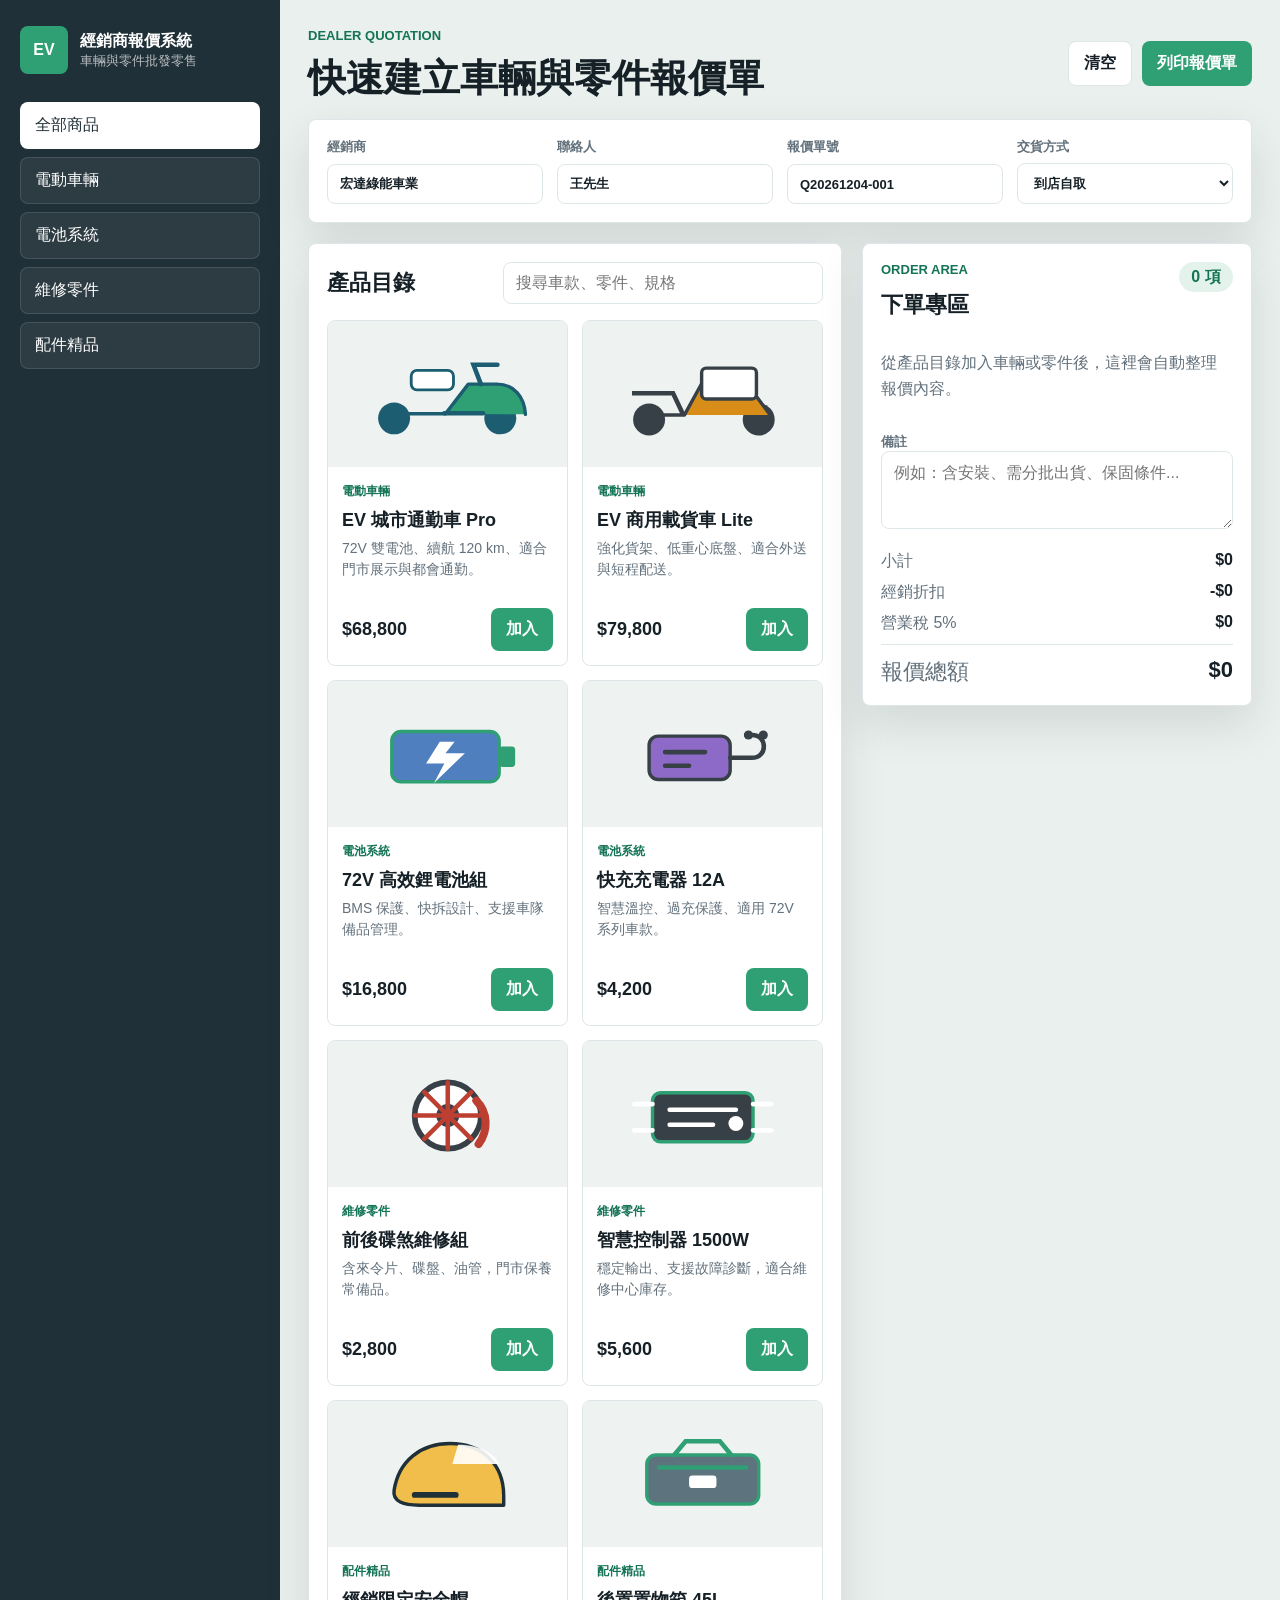
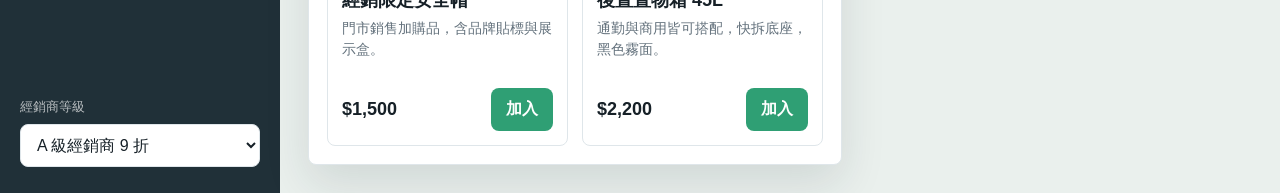
<file: index.html>
<!doctype html>
<html lang="zh-Hant">
  <head>
    <meta charset="utf-8" />
    <meta name="viewport" content="width=device-width, initial-scale=1" />
    <title>EV Dealer Quote</title>
    <link rel="stylesheet" href="styles.css" />
  </head>
  <body>
    <div class="app-shell">
      <aside class="sidebar">
        <div class="brand">
          <div class="brand-mark">EV</div>
          <div>
            <strong>經銷商報價系統</strong>
            <span>車輛與零件批發零售</span>
          </div>
        </div>

        <nav class="category-list" aria-label="產品類別">
          <button class="category active" data-category="all">全部商品</button>
          <button class="category" data-category="vehicle">電動車輛</button>
          <button class="category" data-category="battery">電池系統</button>
          <button class="category" data-category="parts">維修零件</button>
          <button class="category" data-category="accessory">配件精品</button>
        </nav>

        <div class="dealer-tier">
          <label for="tier">經銷商等級</label>
          <select id="tier">
            <option value="0.9">A 級經銷商 9 折</option>
            <option value="0.94">B 級經銷商 94 折</option>
            <option value="0.97">C 級經銷商 97 折</option>
            <option value="1">一般報價</option>
          </select>
        </div>
      </aside>

      <main class="workspace">
        <header class="topbar">
          <div>
            <p class="eyebrow">Dealer Quotation</p>
            <h1>快速建立車輛與零件報價單</h1>
          </div>
          <div class="top-actions">
            <button id="clearQuote" class="ghost-button" type="button">清空</button>
            <button id="printQuote" class="primary-button" type="button">列印報價單</button>
          </div>
        </header>

        <section class="dealer-panel" aria-label="經銷商資料">
          <label>
            經銷商
            <input id="dealerName" type="text" value="宏達綠能車業" />
          </label>
          <label>
            聯絡人
            <input id="contactName" type="text" value="王先生" />
          </label>
          <label>
            報價單號
            <input id="quoteNo" type="text" />
          </label>
          <label>
            交貨方式
            <select id="delivery">
              <option>到店自取</option>
              <option>物流配送</option>
              <option>總倉直送</option>
            </select>
          </label>
        </section>

        <section class="content-grid">
          <div class="catalog">
            <div class="section-title">
              <h2>產品目錄</h2>
              <input id="search" type="search" placeholder="搜尋車款、零件、規格" />
            </div>
            <div id="productGrid" class="product-grid" aria-live="polite"></div>
          </div>

          <aside class="quote-panel" aria-label="下單專區">
            <div class="quote-header">
              <div>
                <p class="eyebrow">Order Area</p>
                <h2>下單專區</h2>
              </div>
              <span id="itemCount">0 項</span>
            </div>

            <div id="quoteItems" class="quote-items">
              <p class="empty-state">從產品目錄加入車輛或零件後，這裡會自動整理報價內容。</p>
            </div>

            <div class="note-box">
              <label for="quoteNote">備註</label>
              <textarea id="quoteNote" rows="3" placeholder="例如：含安裝、需分批出貨、保固條件..."></textarea>
            </div>

            <dl class="totals">
              <div>
                <dt>小計</dt>
                <dd id="subtotal">$0</dd>
              </div>
              <div>
                <dt>經銷折扣</dt>
                <dd id="discount">$0</dd>
              </div>
              <div>
                <dt>營業稅 5%</dt>
                <dd id="tax">$0</dd>
              </div>
              <div class="grand-total">
                <dt>報價總額</dt>
                <dd id="grandTotal">$0</dd>
              </div>
            </dl>
          </aside>
        </section>
      </main>
    </div>

    <template id="productCardTemplate">
      <article class="product-card">
        <div class="product-visual"></div>
        <div class="product-body">
          <div>
            <span class="product-tag"></span>
            <h3></h3>
            <p></p>
          </div>
          <div class="product-meta">
            <strong></strong>
            <button type="button">加入</button>
          </div>
        </div>
      </article>
    </template>

    <script src="app.js"></script>
  </body>
</html>
</file>
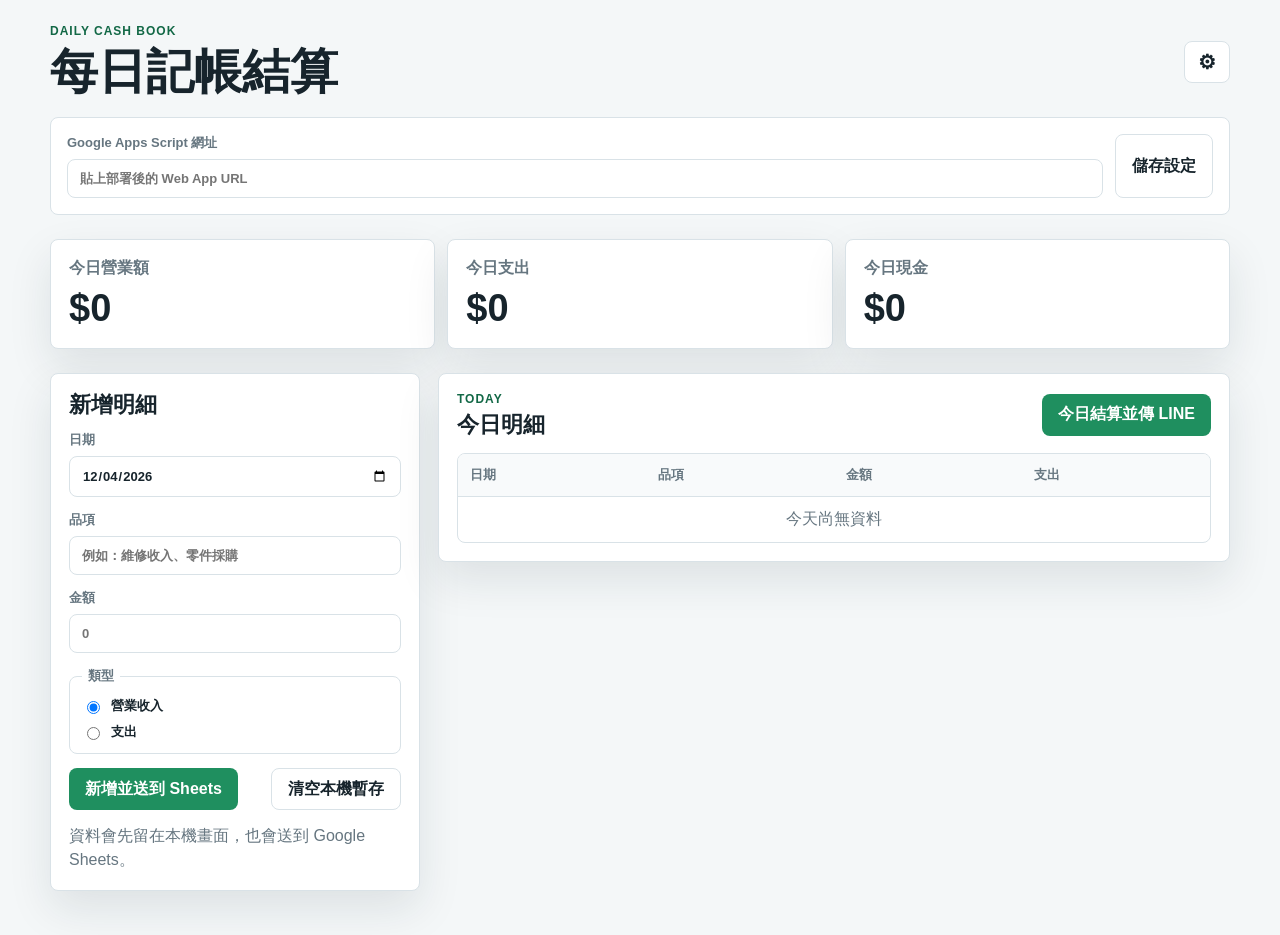
<file: temp-daily-cashbook.html>
<!doctype html>
<html lang="zh-Hant">
  <head>
    <meta charset="utf-8" />
    <meta name="viewport" content="width=device-width, initial-scale=1" />
    <title>每日記帳結算</title>
    <link rel="stylesheet" href="temp-daily-cashbook.css" />
  </head>
  <body>
    <main class="app">
      <header class="topbar">
        <div>
          <p class="eyebrow">Daily Cash Book</p>
          <h1>每日記帳結算</h1>
        </div>
        <button class="icon-button" id="settingsButton" type="button" aria-label="設定">
          <span aria-hidden="true">⚙</span>
        </button>
      </header>

      <section class="setup-panel" id="setupPanel" hidden>
        <label>
          Google Apps Script 網址
          <input id="scriptUrl" type="url" placeholder="貼上部署後的 Web App URL" />
        </label>
        <button class="secondary-button" id="saveSettings" type="button">儲存設定</button>
      </section>

      <section class="summary-band" aria-label="今日統計">
        <article>
          <span>今日營業額</span>
          <strong id="salesTotal">$0</strong>
        </article>
        <article>
          <span>今日支出</span>
          <strong id="expenseTotal">$0</strong>
        </article>
        <article>
          <span>今日現金</span>
          <strong id="cashTotal">$0</strong>
        </article>
      </section>

      <section class="work-area">
        <form class="entry-form" id="entryForm">
          <h2>新增明細</h2>
          <label>
            日期
            <input id="entryDate" name="date" type="date" required />
          </label>
          <label>
            品項
            <input id="itemName" name="item" type="text" placeholder="例如：維修收入、零件採購" required />
          </label>
          <label>
            金額
            <input id="amount" name="amount" type="number" min="0" step="1" placeholder="0" required />
          </label>
          <fieldset>
            <legend>類型</legend>
            <label class="radio-row">
              <input type="radio" name="type" value="income" checked />
              營業收入
            </label>
            <label class="radio-row">
              <input type="radio" name="type" value="expense" />
              支出
            </label>
          </fieldset>
          <div class="button-row">
            <button class="primary-button" type="submit">新增並送到 Sheets</button>
            <button class="secondary-button" id="clearLocal" type="button">清空本機暫存</button>
          </div>
          <p class="hint" id="statusText">資料會先留在本機畫面，也會送到 Google Sheets。</p>
        </form>

        <section class="records-panel" aria-labelledby="recordsTitle">
          <div class="panel-head">
            <div>
              <p class="eyebrow">Today</p>
              <h2 id="recordsTitle">今日明細</h2>
            </div>
            <button class="primary-button" id="closeDay" type="button">今日結算並傳 LINE</button>
          </div>
          <div class="table-wrap">
            <table>
              <thead>
                <tr>
                  <th>日期</th>
                  <th>品項</th>
                  <th>金額</th>
                  <th>支出</th>
                </tr>
              </thead>
              <tbody id="recordsBody"></tbody>
            </table>
          </div>
        </section>
      </section>
    </main>

    <iframe class="submit-frame" name="sheetSubmitFrame" title="資料送出狀態"></iframe>
    <form id="sheetSubmitForm" method="post" target="sheetSubmitFrame"></form>
    <script src="temp-daily-cashbook.js"></script>
  </body>
</html>
</file>
<file: styles.css>
:root {
  --ink: #162027;
  --muted: #63717c;
  --line: #dfe6ea;
  --surface: #ffffff;
  --panel: #f6f8f7;
  --dark: #203038;
  --green: #2f9f74;
  --green-dark: #157456;
  --amber: #d98d19;
  --red: #bd3f32;
  --shadow: 0 18px 45px rgba(28, 44, 52, 0.12);
}

* {
  box-sizing: border-box;
}

body {
  margin: 0;
  color: var(--ink);
  font-family: "Microsoft JhengHei", "PingFang TC", "Noto Sans TC", Arial, sans-serif;
  background: #eaf0ed;
}

button,
input,
select,
textarea {
  font: inherit;
}

button {
  cursor: pointer;
}

.app-shell {
  display: grid;
  grid-template-columns: 280px minmax(0, 1fr);
  min-height: 100vh;
}

.sidebar {
  background: var(--dark);
  color: #fff;
  padding: 26px 20px;
  display: flex;
  flex-direction: column;
  gap: 28px;
}

.brand {
  display: flex;
  align-items: center;
  gap: 12px;
}

.brand-mark {
  width: 48px;
  height: 48px;
  display: grid;
  place-items: center;
  border-radius: 8px;
  background: var(--green);
  font-weight: 800;
  letter-spacing: 0;
}

.brand span,
.dealer-tier label,
.eyebrow {
  color: rgba(255, 255, 255, 0.68);
  display: block;
  font-size: 13px;
}

.category-list {
  display: grid;
  gap: 8px;
}

.category {
  width: 100%;
  border: 1px solid rgba(255, 255, 255, 0.12);
  border-radius: 8px;
  padding: 12px 14px;
  color: #fff;
  background: rgba(255, 255, 255, 0.06);
  text-align: left;
}

.category.active,
.category:hover {
  background: #fff;
  color: var(--dark);
}

.dealer-tier {
  margin-top: auto;
  display: grid;
  gap: 8px;
}

.dealer-tier select,
.dealer-panel input,
.dealer-panel select,
.section-title input,
.note-box textarea {
  width: 100%;
  border: 1px solid var(--line);
  border-radius: 8px;
  padding: 11px 12px;
  color: var(--ink);
  background: #fff;
}

.workspace {
  padding: 28px;
}

.topbar {
  display: flex;
  align-items: center;
  justify-content: space-between;
  gap: 20px;
  margin-bottom: 20px;
}

.topbar .eyebrow,
.quote-header .eyebrow {
  color: var(--green-dark);
  font-weight: 700;
  text-transform: uppercase;
}

h1,
h2,
h3,
p {
  margin-top: 0;
}

h1 {
  margin-bottom: 0;
  font-size: clamp(28px, 3vw, 42px);
  line-height: 1.12;
}

h2 {
  margin-bottom: 0;
  font-size: 22px;
}

.top-actions {
  display: flex;
  gap: 10px;
}

.primary-button,
.ghost-button,
.product-meta button,
.qty-button {
  border: 0;
  border-radius: 8px;
  padding: 11px 15px;
  font-weight: 700;
}

.primary-button,
.product-meta button {
  background: var(--green);
  color: #fff;
}

.ghost-button,
.qty-button {
  background: #fff;
  color: var(--ink);
  border: 1px solid var(--line);
}

.dealer-panel {
  display: grid;
  grid-template-columns: repeat(4, minmax(0, 1fr));
  gap: 14px;
  margin-bottom: 20px;
  padding: 18px;
  background: var(--surface);
  border: 1px solid var(--line);
  border-radius: 8px;
  box-shadow: var(--shadow);
}

.dealer-panel label,
.note-box label {
  display: grid;
  gap: 7px;
  color: var(--muted);
  font-size: 13px;
  font-weight: 700;
}

.content-grid {
  display: grid;
  grid-template-columns: minmax(0, 1fr) 390px;
  gap: 20px;
}

.catalog,
.quote-panel {
  background: var(--surface);
  border: 1px solid var(--line);
  border-radius: 8px;
  box-shadow: var(--shadow);
}

.catalog {
  padding: 18px;
}

.section-title {
  display: flex;
  align-items: center;
  justify-content: space-between;
  gap: 16px;
  margin-bottom: 16px;
}

.section-title input {
  max-width: 320px;
}

.product-grid {
  display: grid;
  grid-template-columns: repeat(auto-fill, minmax(230px, 1fr));
  gap: 14px;
}

.product-card {
  overflow: hidden;
  border: 1px solid var(--line);
  border-radius: 8px;
  background: #fff;
}

.product-visual {
  min-height: 146px;
  display: grid;
  place-items: center;
  background: #eef3f1;
}

.product-visual svg {
  width: 86%;
  max-height: 124px;
}

.product-body {
  min-height: 186px;
  padding: 14px;
  display: flex;
  flex-direction: column;
  justify-content: space-between;
  gap: 14px;
}

.product-tag {
  display: inline-flex;
  margin-bottom: 8px;
  color: var(--green-dark);
  font-size: 12px;
  font-weight: 800;
}

.product-body h3 {
  margin-bottom: 6px;
  font-size: 18px;
}

.product-body p {
  color: var(--muted);
  font-size: 14px;
  line-height: 1.5;
}

.product-meta {
  display: flex;
  align-items: center;
  justify-content: space-between;
  gap: 12px;
}

.product-meta strong {
  font-size: 18px;
}

.quote-panel {
  align-self: start;
  padding: 18px;
  position: sticky;
  top: 18px;
}

.quote-header {
  display: flex;
  justify-content: space-between;
  gap: 12px;
  margin-bottom: 14px;
}

.quote-header span {
  height: 30px;
  min-width: 54px;
  display: grid;
  place-items: center;
  border-radius: 999px;
  color: var(--green-dark);
  background: #e3f3ec;
  font-weight: 800;
}

.quote-items {
  display: grid;
  gap: 10px;
  max-height: 330px;
  overflow: auto;
  padding-right: 4px;
}

.empty-state {
  margin: 16px 0;
  color: var(--muted);
  line-height: 1.6;
}

.quote-item {
  display: grid;
  grid-template-columns: 1fr auto;
  gap: 10px;
  padding: 12px;
  border: 1px solid var(--line);
  border-radius: 8px;
  background: var(--panel);
}

.quote-item h3 {
  margin-bottom: 4px;
  font-size: 15px;
}

.quote-item p {
  margin-bottom: 0;
  color: var(--muted);
  font-size: 13px;
}

.qty-control {
  display: grid;
  grid-template-columns: 32px 34px 32px;
  align-items: center;
  gap: 4px;
  text-align: center;
}

.qty-button {
  width: 32px;
  height: 32px;
  padding: 0;
}

.remove-button {
  grid-column: 1 / -1;
  border: 0;
  color: var(--red);
  background: transparent;
  font-size: 13px;
  font-weight: 700;
}

.note-box {
  margin-top: 16px;
}

.note-box textarea {
  resize: vertical;
}

.totals {
  margin: 18px 0 0;
  display: grid;
  gap: 10px;
}

.totals div {
  display: flex;
  justify-content: space-between;
  gap: 16px;
}

.totals dt {
  color: var(--muted);
}

.totals dd {
  margin: 0;
  font-weight: 800;
}

.grand-total {
  padding-top: 12px;
  border-top: 1px solid var(--line);
  font-size: 22px;
}

@media (max-width: 1100px) {
  .app-shell,
  .content-grid {
    grid-template-columns: 1fr;
  }

  .sidebar {
    position: static;
  }

  .category-list {
    grid-template-columns: repeat(5, minmax(0, 1fr));
  }

  .quote-panel {
    position: static;
  }
}

@media (max-width: 760px) {
  .workspace {
    padding: 16px;
  }

  .topbar,
  .section-title {
    align-items: stretch;
    flex-direction: column;
  }

  .top-actions {
    display: grid;
    grid-template-columns: 1fr 1fr;
  }

  .dealer-panel,
  .category-list {
    grid-template-columns: 1fr;
  }
}

@media print {
  body {
    background: #fff;
  }

  .sidebar,
  .catalog,
  .top-actions,
  .note-box textarea::placeholder {
    display: none;
  }

  .app-shell,
  .content-grid,
  .dealer-panel {
    display: block;
  }

  .workspace,
  .quote-panel {
    padding: 0;
  }

  .quote-panel,
  .dealer-panel {
    box-shadow: none;
    border-color: #999;
  }
}
</file>
<file: temp-daily-cashbook.css>
:root {
  --bg: #f4f7f8;
  --surface: #ffffff;
  --ink: #17242c;
  --muted: #667680;
  --line: #d9e2e7;
  --green: #1f8f5f;
  --green-dark: #126846;
  --blue: #2563b8;
  --red: #c24136;
  --shadow: 0 18px 44px rgba(24, 39, 49, 0.1);
}

* {
  box-sizing: border-box;
}

body {
  margin: 0;
  color: var(--ink);
  background: var(--bg);
  font-family: "Microsoft JhengHei", "PingFang TC", "Noto Sans TC", Arial, sans-serif;
}

button,
input {
  font: inherit;
}

button {
  cursor: pointer;
}

.app {
  width: min(1180px, calc(100% - 28px));
  margin: 0 auto;
  padding: 24px 0 44px;
}

.topbar,
.panel-head,
.button-row {
  display: flex;
  align-items: center;
  justify-content: space-between;
  gap: 14px;
}

.eyebrow {
  margin: 0 0 6px;
  color: var(--green-dark);
  font-size: 12px;
  font-weight: 800;
  letter-spacing: 1px;
  text-transform: uppercase;
}

h1,
h2 {
  margin: 0;
  line-height: 1.15;
}

h1 {
  font-size: clamp(30px, 5vw, 48px);
}

h2 {
  font-size: 22px;
}

.icon-button,
.primary-button,
.secondary-button {
  min-height: 42px;
  border-radius: 8px;
  font-weight: 800;
}

.icon-button {
  width: 46px;
  border: 1px solid var(--line);
  background: var(--surface);
  color: var(--ink);
  font-size: 20px;
}

.primary-button,
.secondary-button {
  border: 0;
  padding: 0 16px;
}

.primary-button {
  background: var(--green);
  color: #ffffff;
}

.primary-button:hover {
  background: var(--green-dark);
}

.secondary-button {
  border: 1px solid var(--line);
  background: #ffffff;
  color: var(--ink);
}

.setup-panel {
  margin: 18px 0;
  padding: 16px;
  display: grid;
  grid-template-columns: 1fr auto;
  gap: 12px;
  border: 1px solid var(--line);
  border-radius: 8px;
  background: var(--surface);
}

label {
  display: grid;
  gap: 7px;
  color: var(--muted);
  font-size: 13px;
  font-weight: 800;
}

input {
  width: 100%;
  border: 1px solid var(--line);
  border-radius: 8px;
  padding: 11px 12px;
  color: var(--ink);
  background: #ffffff;
}

.summary-band {
  margin: 24px 0;
  display: grid;
  grid-template-columns: repeat(3, minmax(0, 1fr));
  gap: 12px;
}

.summary-band article {
  padding: 18px;
  border: 1px solid var(--line);
  border-radius: 8px;
  background: var(--surface);
  box-shadow: var(--shadow);
}

.summary-band span {
  display: block;
  color: var(--muted);
  font-weight: 800;
}

.summary-band strong {
  display: block;
  margin-top: 8px;
  font-size: clamp(26px, 4vw, 38px);
}

.work-area {
  display: grid;
  grid-template-columns: 370px minmax(0, 1fr);
  gap: 18px;
  align-items: start;
}

.entry-form,
.records-panel {
  padding: 18px;
  border: 1px solid var(--line);
  border-radius: 8px;
  background: var(--surface);
  box-shadow: var(--shadow);
}

.entry-form {
  display: grid;
  gap: 14px;
}

fieldset {
  margin: 0;
  padding: 12px;
  display: grid;
  gap: 8px;
  border: 1px solid var(--line);
  border-radius: 8px;
}

legend {
  padding: 0 6px;
  color: var(--muted);
  font-size: 13px;
  font-weight: 800;
}

.radio-row {
  display: flex;
  align-items: center;
  gap: 8px;
  color: var(--ink);
}

.radio-row input {
  width: auto;
}

.hint {
  min-height: 22px;
  margin: 0;
  color: var(--muted);
  line-height: 1.5;
}

.hint.error {
  color: var(--red);
}

.hint.success {
  color: var(--green-dark);
}

.table-wrap {
  margin-top: 16px;
  overflow: auto;
  border: 1px solid var(--line);
  border-radius: 8px;
}

table {
  width: 100%;
  border-collapse: collapse;
  min-width: 620px;
}

th,
td {
  padding: 12px;
  border-bottom: 1px solid var(--line);
  text-align: left;
}

th {
  color: var(--muted);
  font-size: 13px;
  background: #f8fafb;
}

tbody tr:last-child td {
  border-bottom: 0;
}

td.amount {
  font-weight: 900;
}

td.expense {
  color: var(--red);
}

.empty-row {
  color: var(--muted);
  text-align: center;
}

.submit-frame {
  display: none;
}

@media (max-width: 860px) {
  .summary-band,
  .work-area,
  .setup-panel {
    grid-template-columns: 1fr;
  }

  .topbar,
  .panel-head,
  .button-row {
    align-items: stretch;
    flex-direction: column;
  }

  .primary-button,
  .secondary-button {
    width: 100%;
  }
}
</file>
